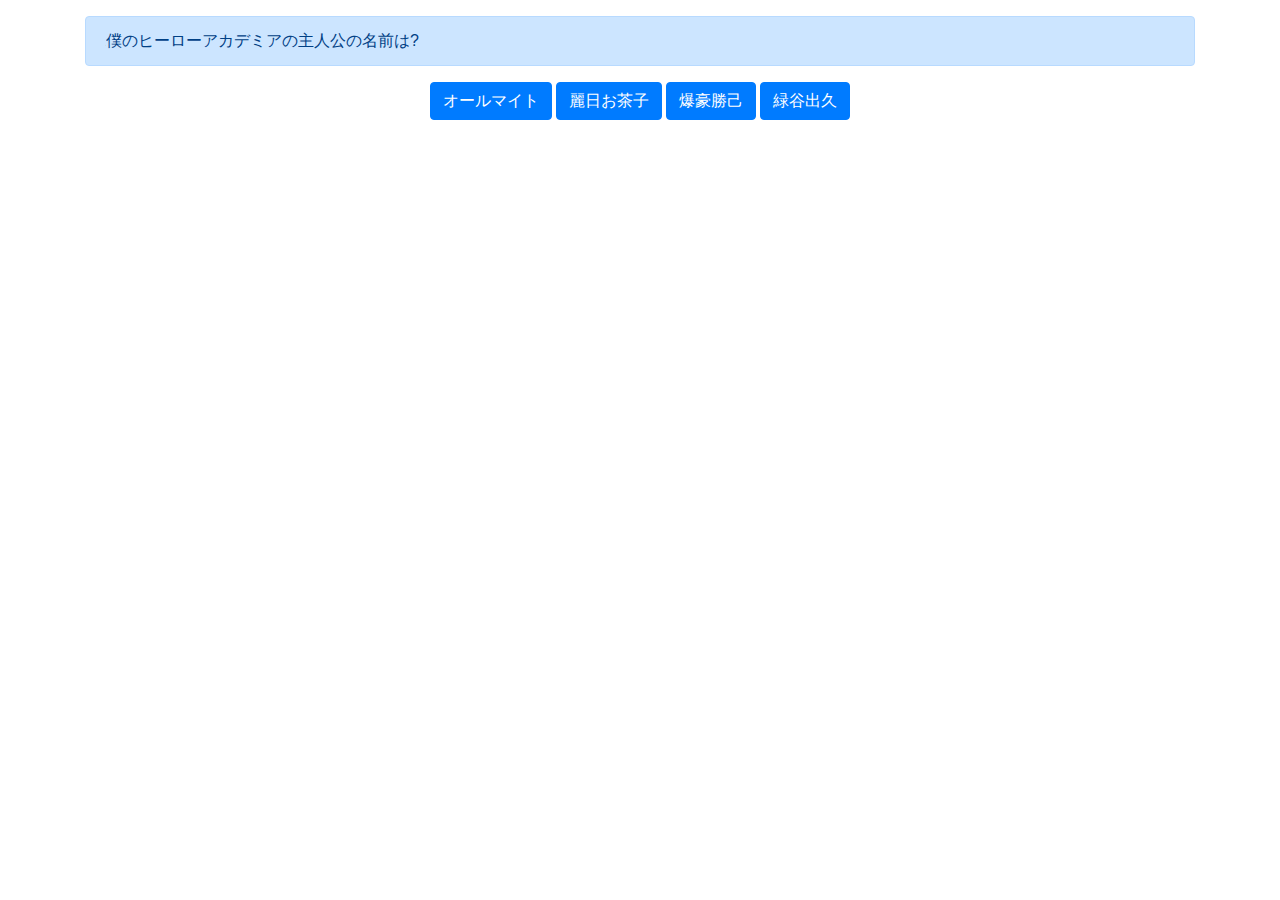
<file: Desktop/js_boot/index.html>
<!doctype html>
<html class="no-js" lang="">

<head>
  <meta charset="utf-8">
  <title></title>
  <meta name="description" content="">
  <meta name="viewport" content="width=device-width, initial-scale=1">

  <meta property="og:title" content="">
  <meta property="og:type" content="">
  <meta property="og:url" content="">
  <meta property="og:image" content="">

  <link rel="manifest" href="site.webmanifest">
  <link rel="apple-touch-icon" href="icon.png">
  <!-- Place favicon.ico in the root directory -->

  <link rel="stylesheet" href="https://stackpath.bootstrapcdn.com/bootstrap/4.4.1/css/bootstrap.min.css" integrity="sha384-Vkoo8x4CGsO3+Hhxv8T/Q5PaXtkKtu6ug5TOeNV6gBiFeWPGFN9MuhOf23Q9Ifjh" crossorigin="anonymous">

  <meta name="theme-color" content="#fafafa">
</head>

<body>

  <div class="container">

      <div id="js-question" class="mt-3 alert alert-primary" role="alert">
      A simple primary alert—check it out!
      </div>
      <div class="d-flex justify-content-center">
        <button type="button" class="btn btn-primary">Primary</button>
        <button type="button" class="ml-1 btn btn-primary">Primary</button>
        <button type="button" class="ml-1 btn btn-primary">Primary</button>
        <button type="button" class="ml-1 btn btn-primary">Primary</button>
      </div>
    </div>

    <script src="app.js"></script>

</body>
</html>
</file>
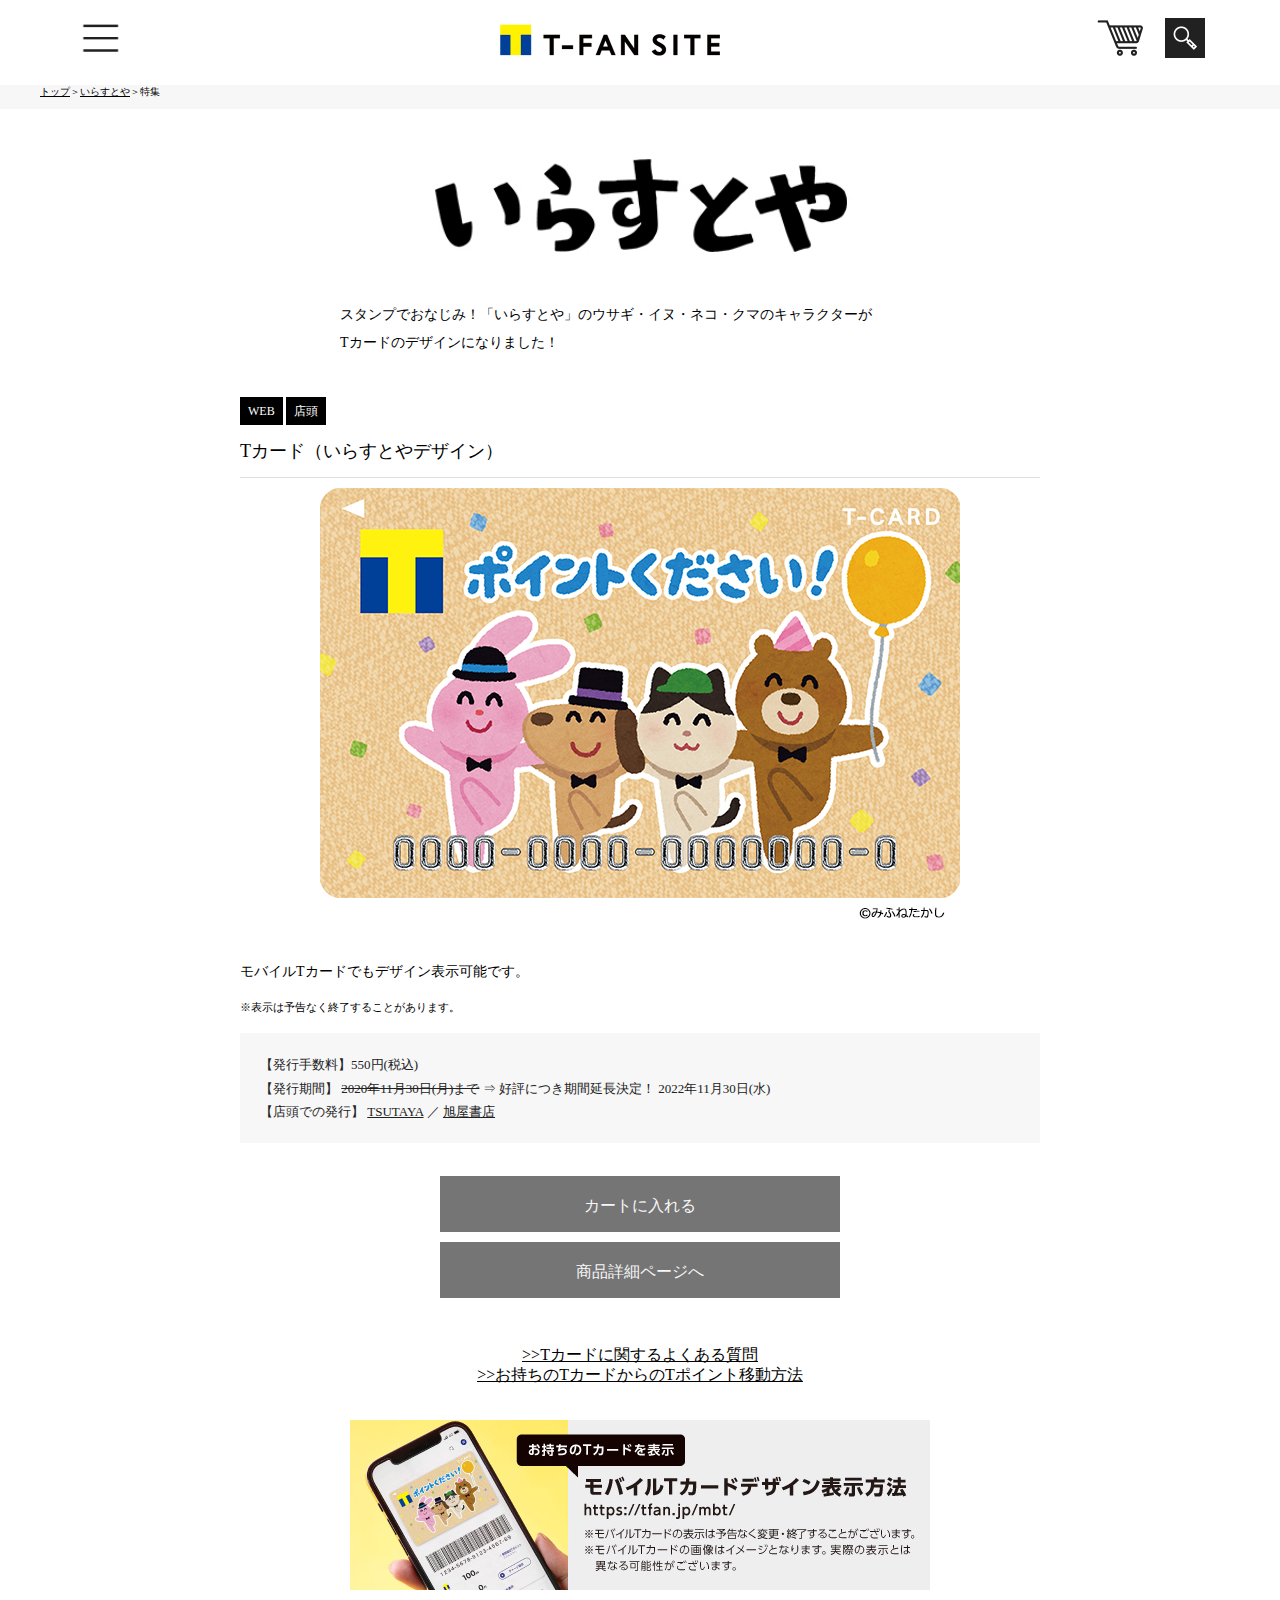
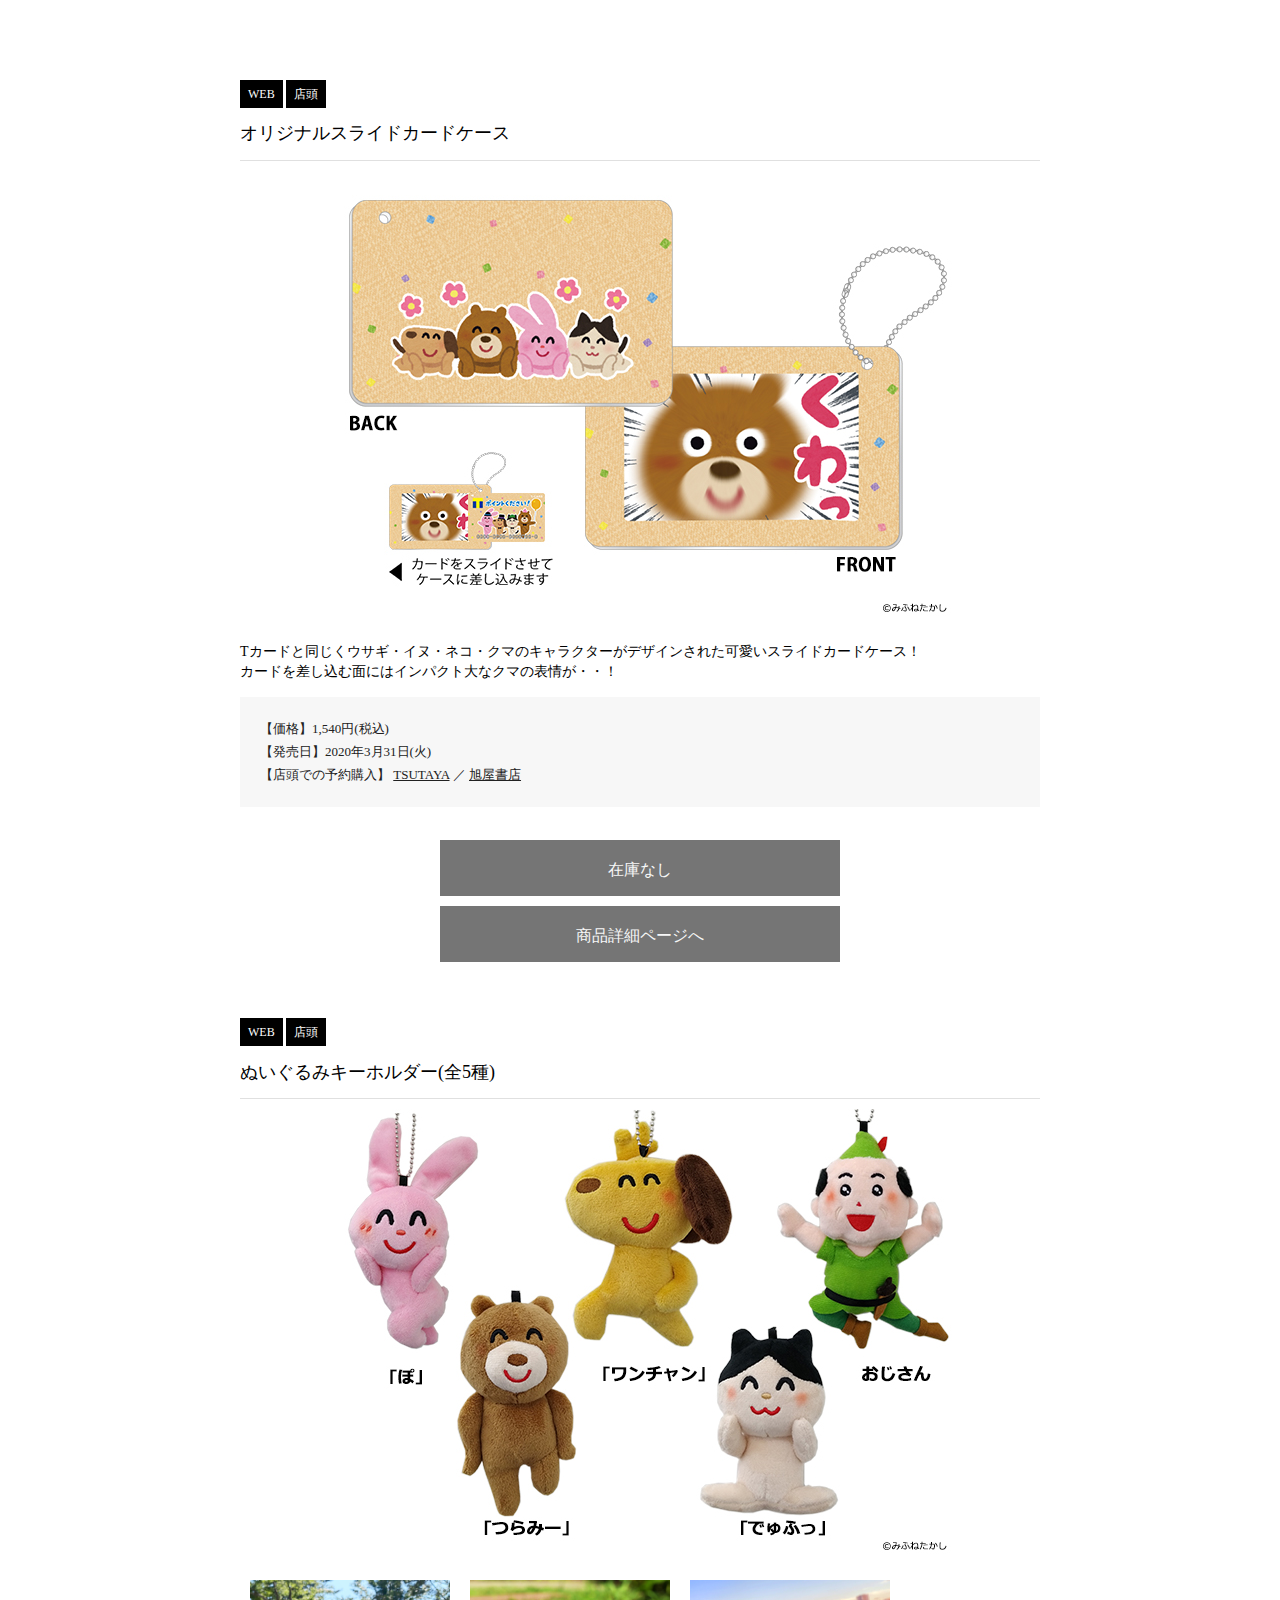
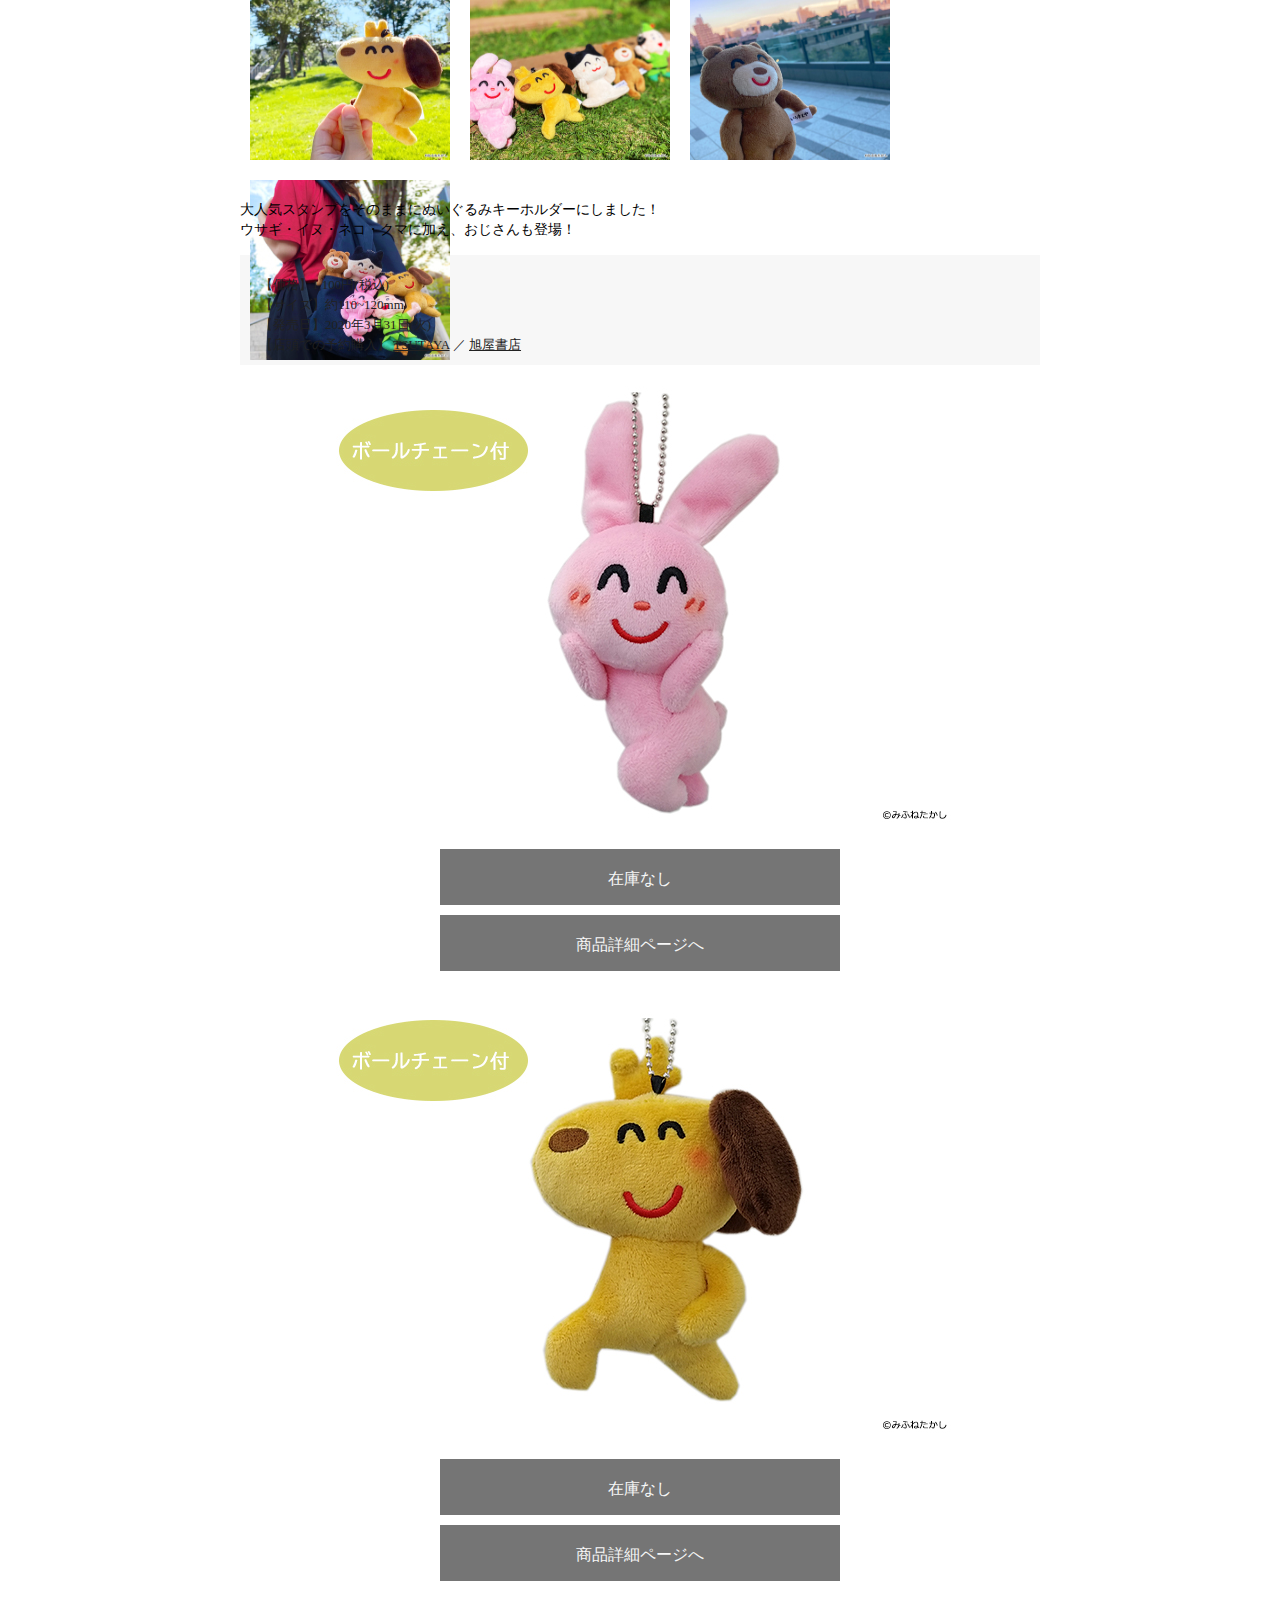
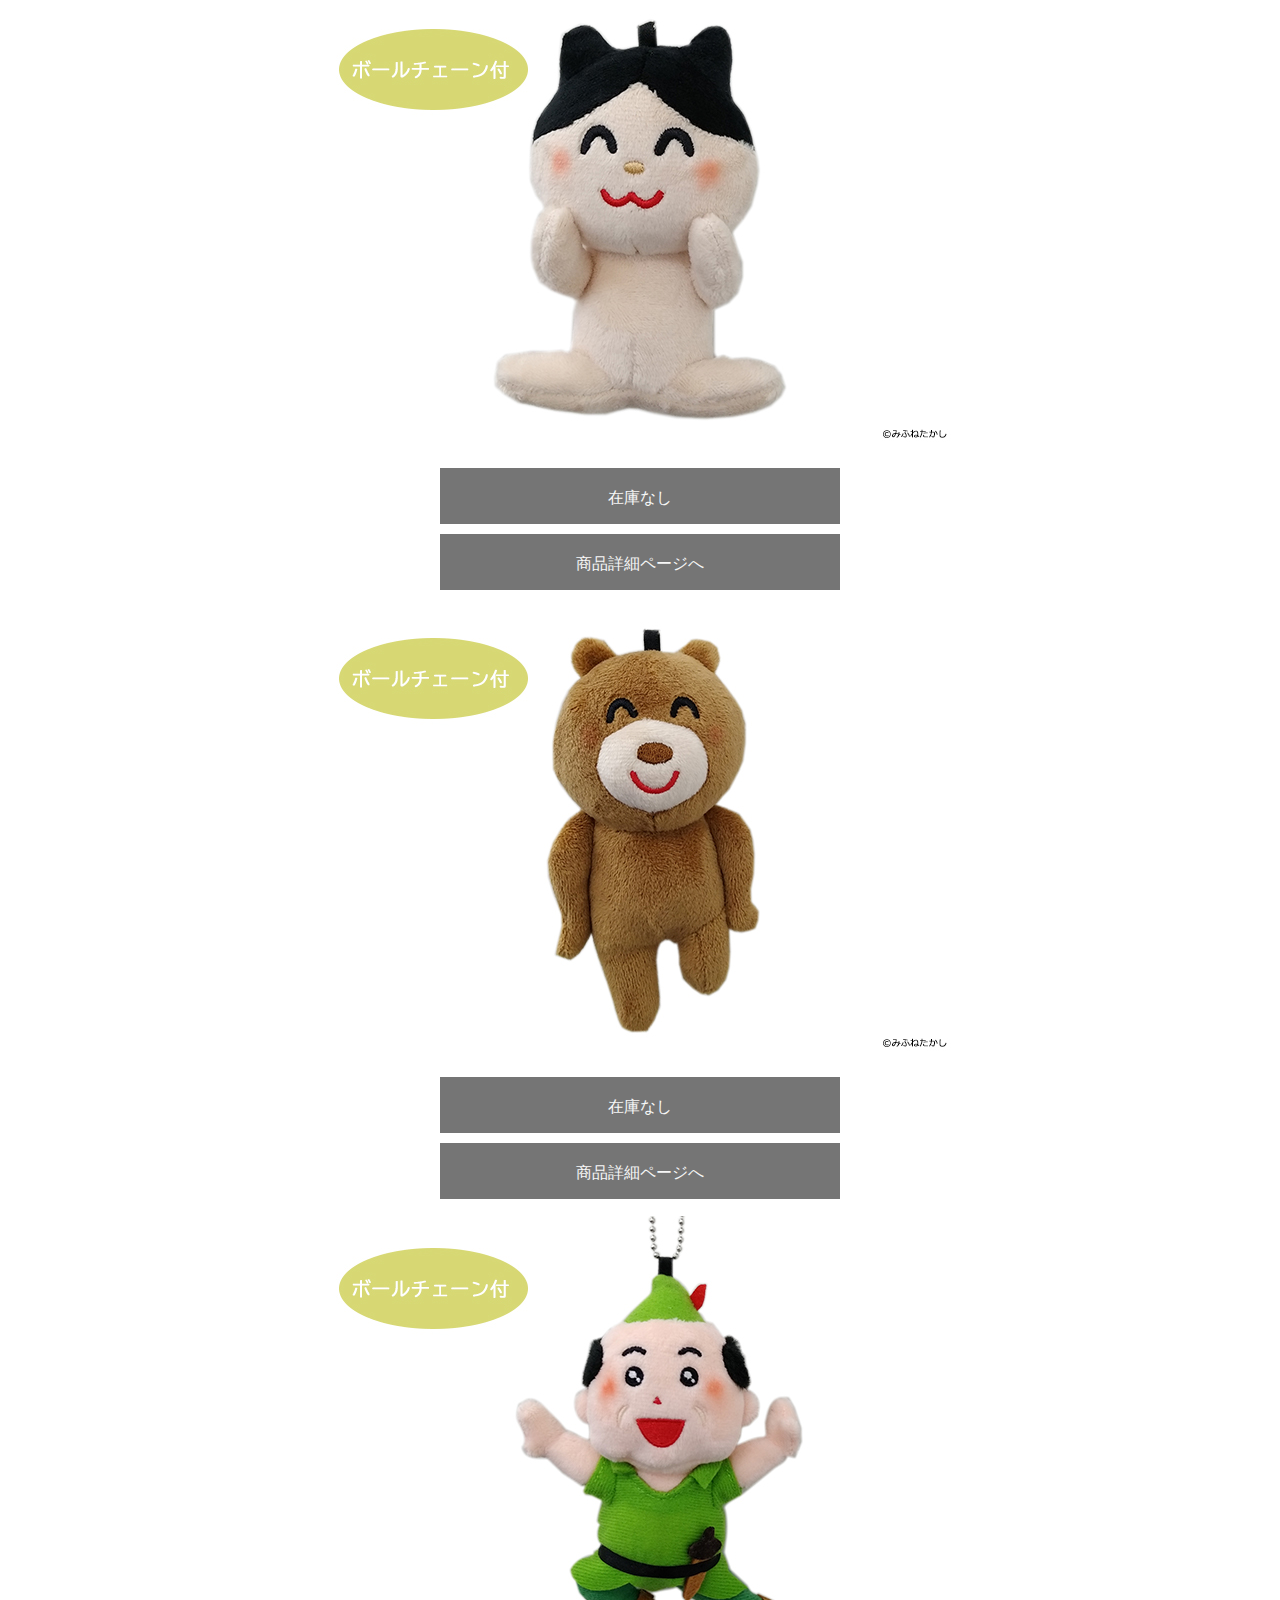
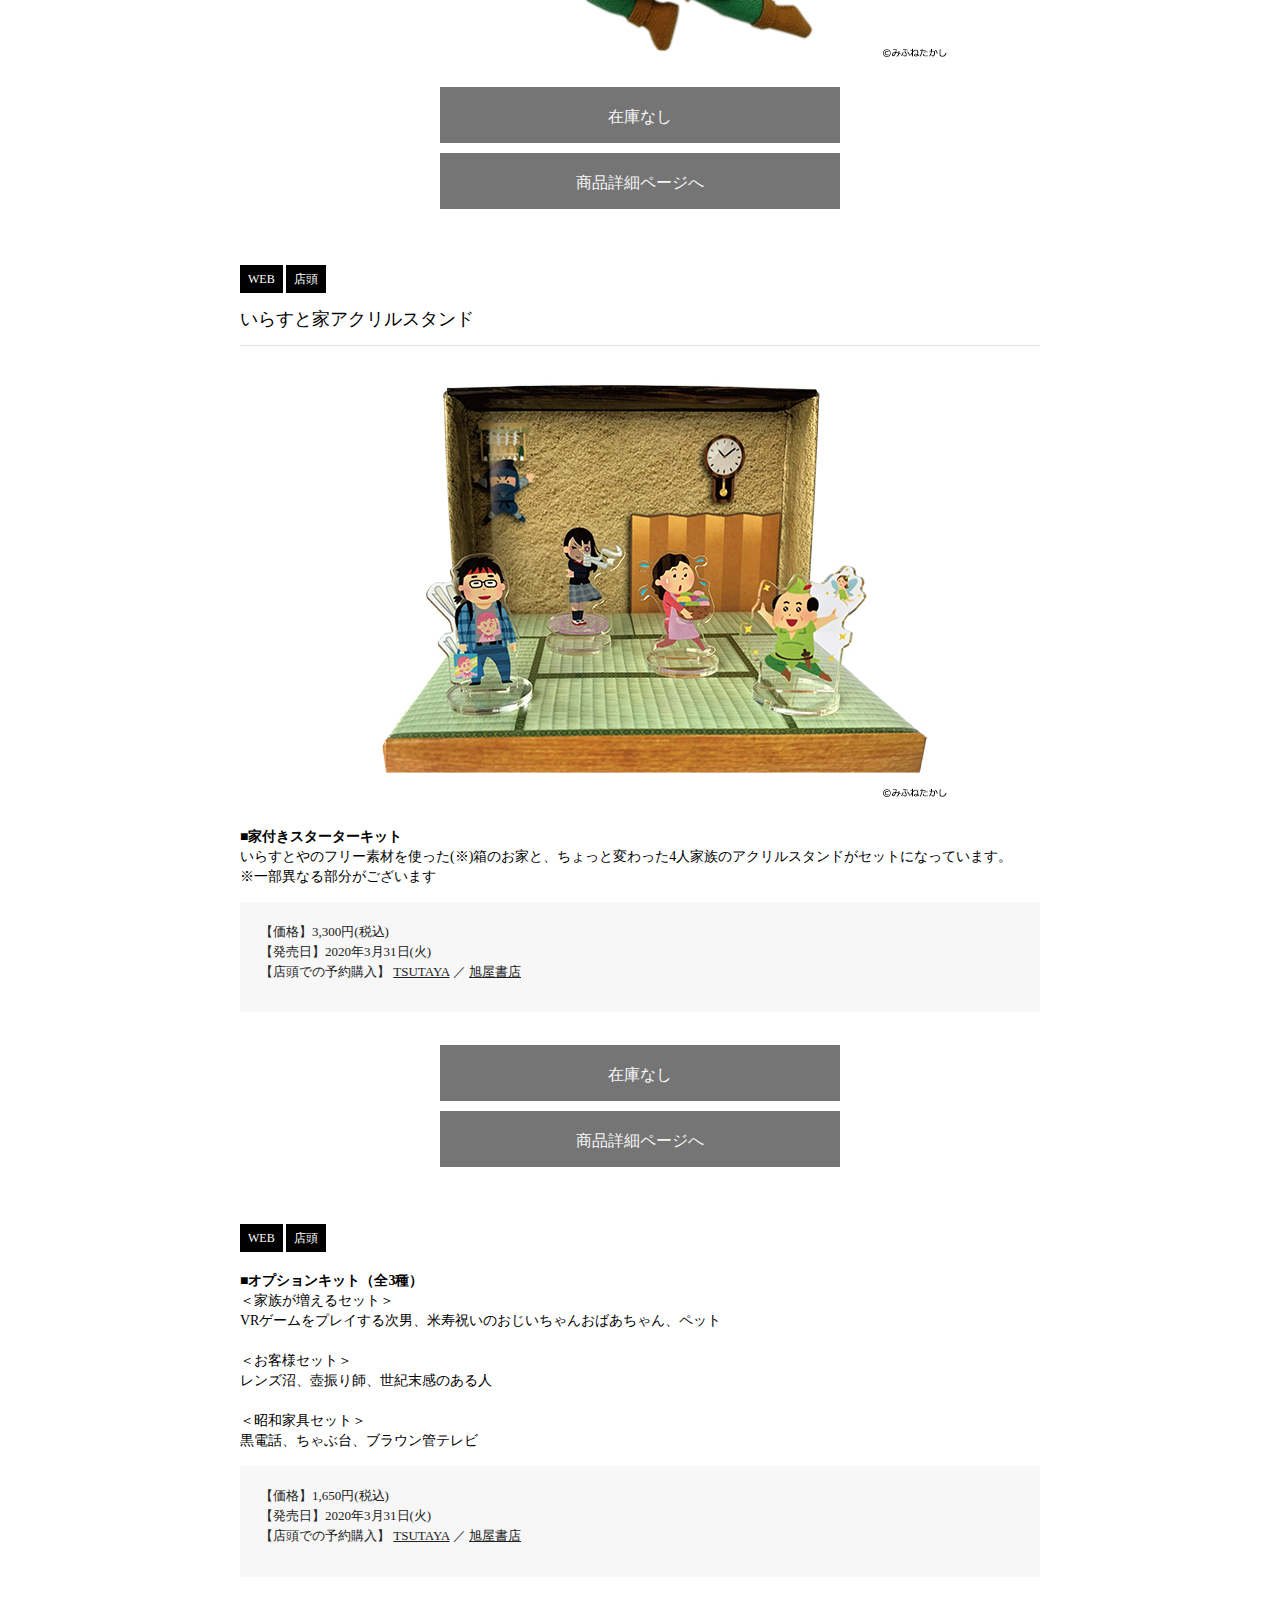
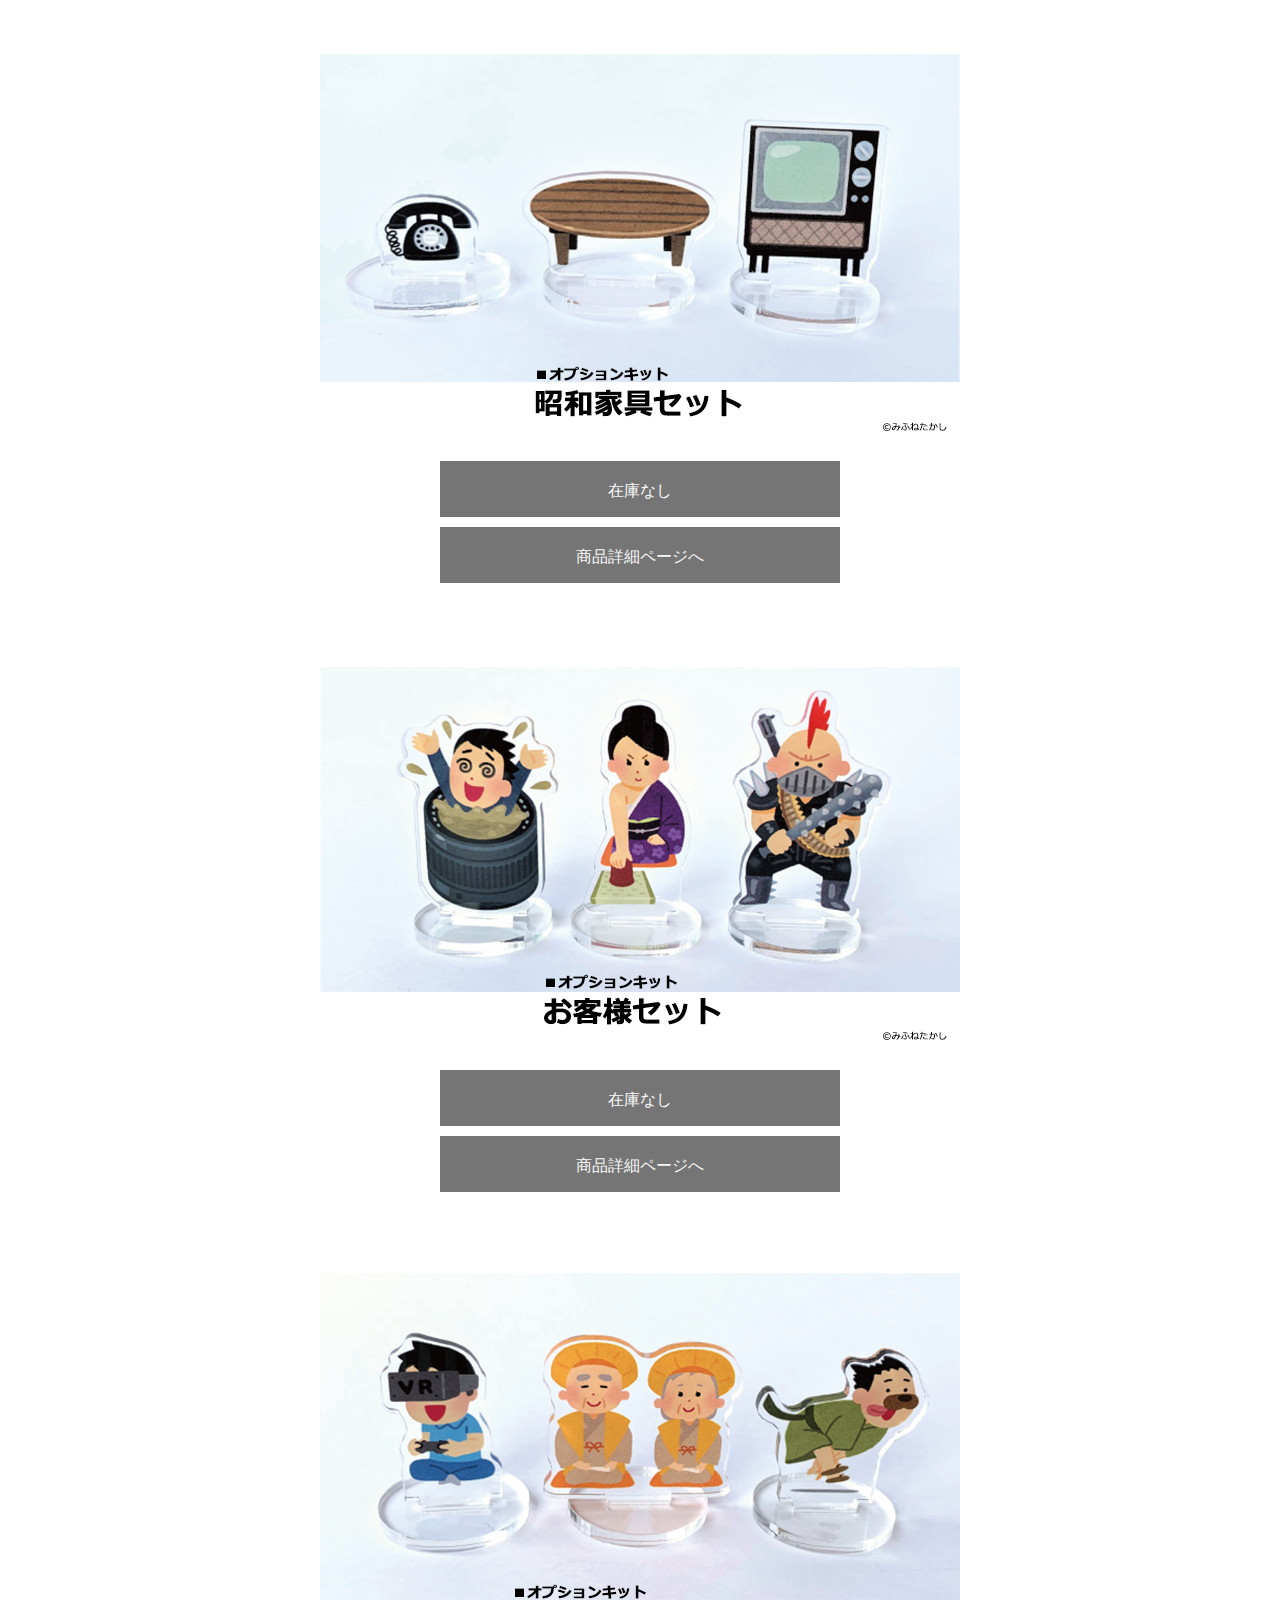
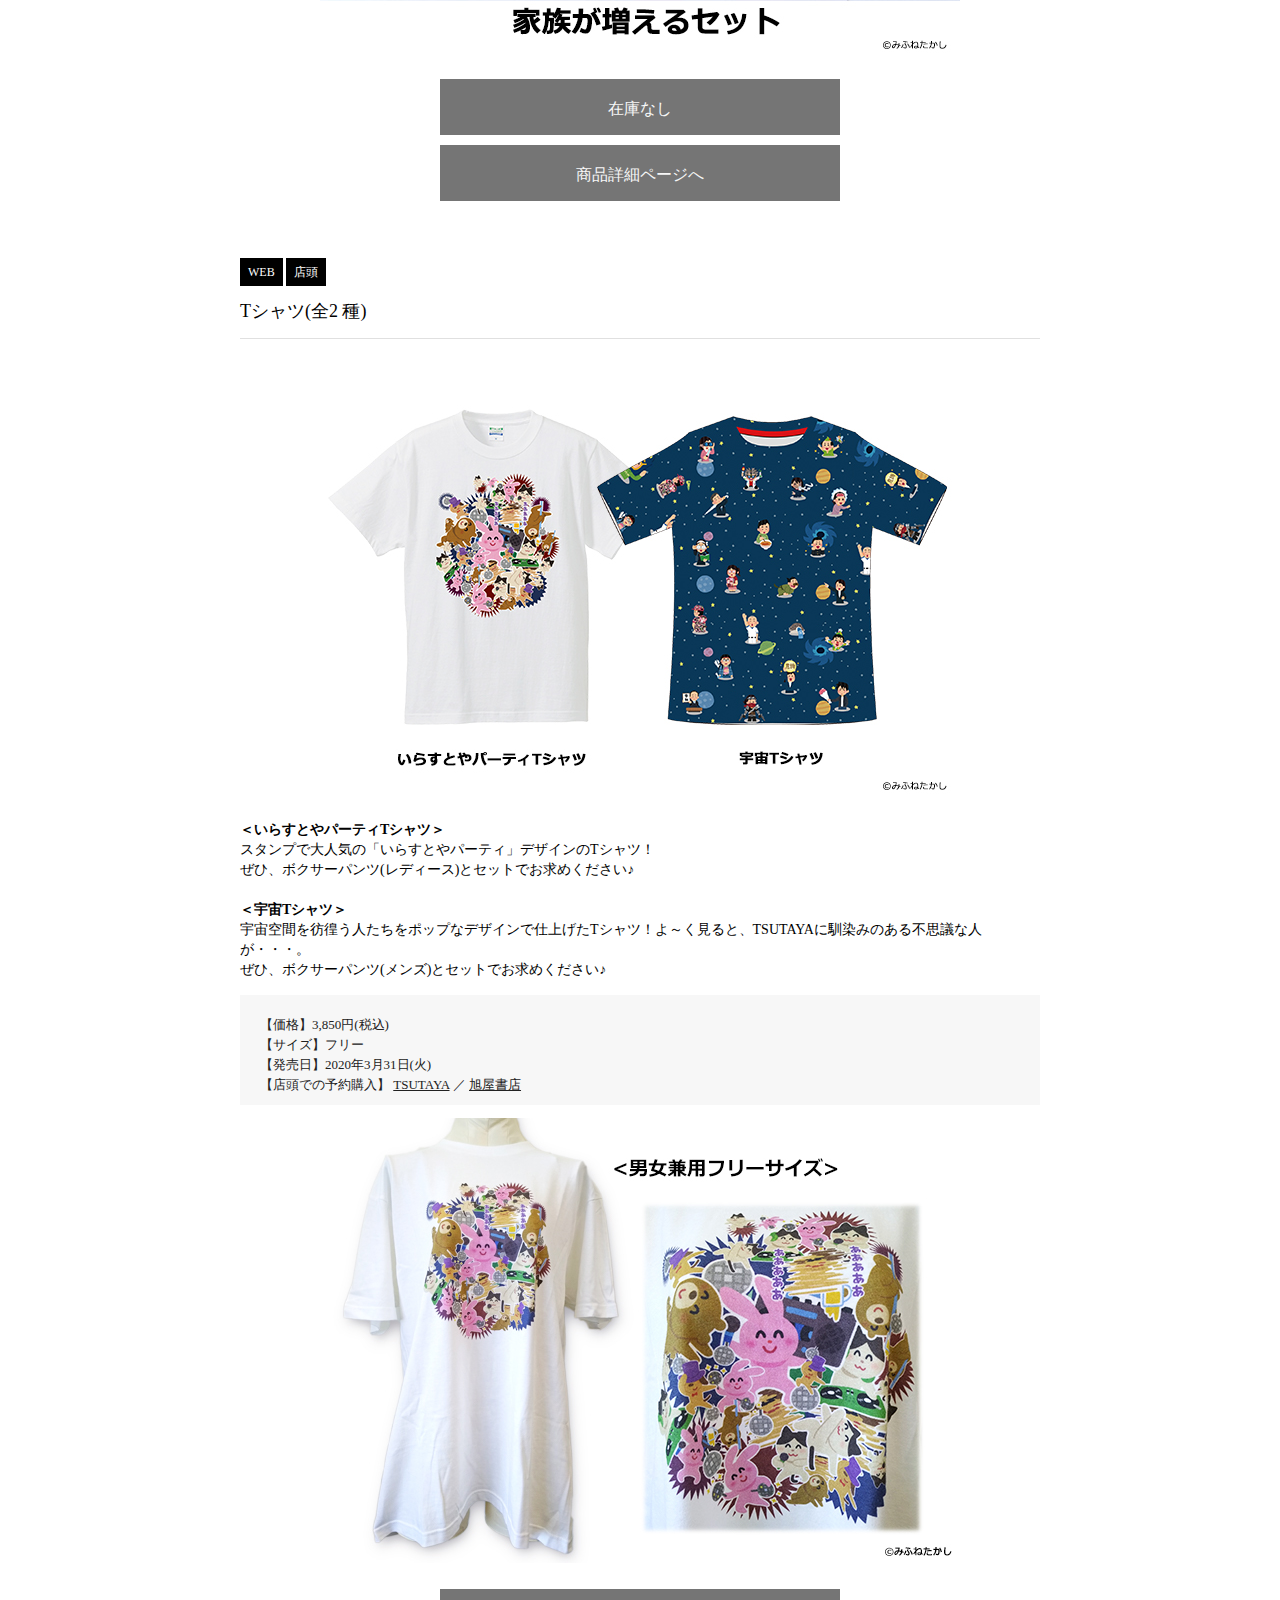
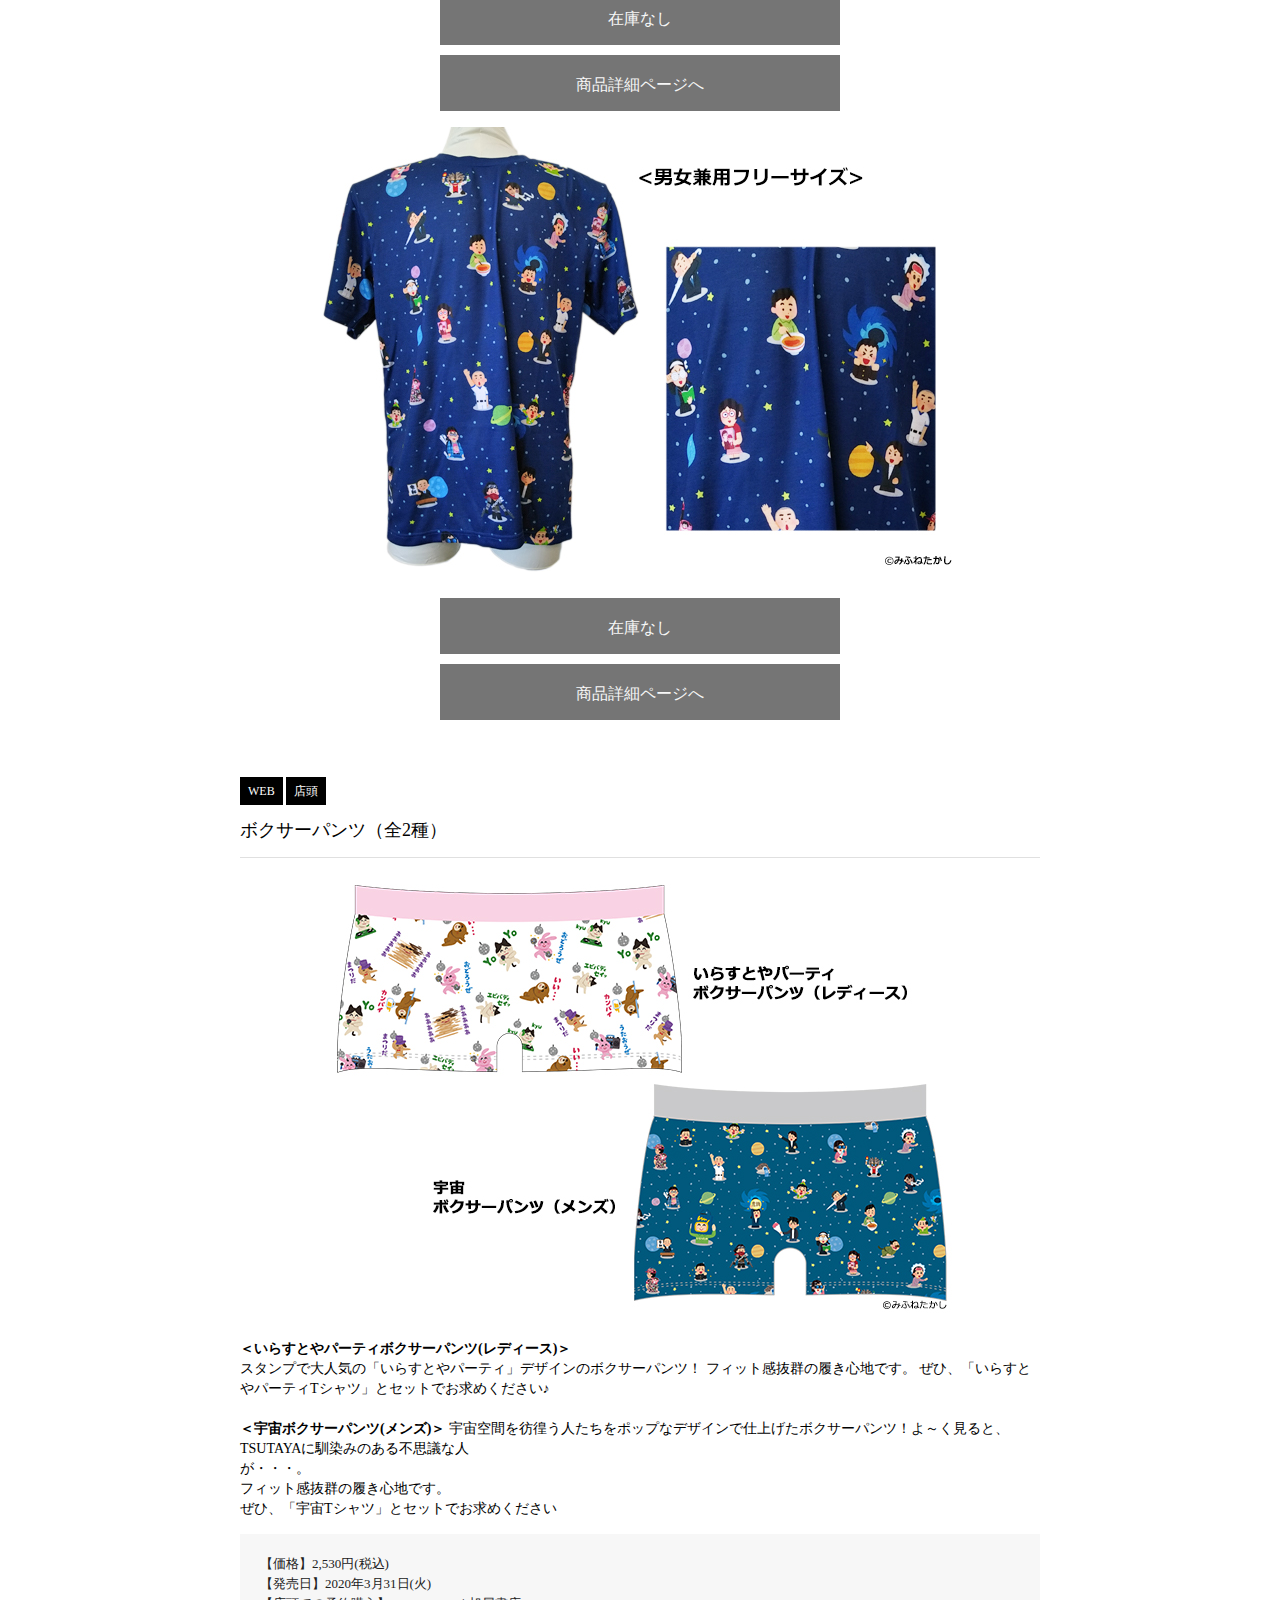
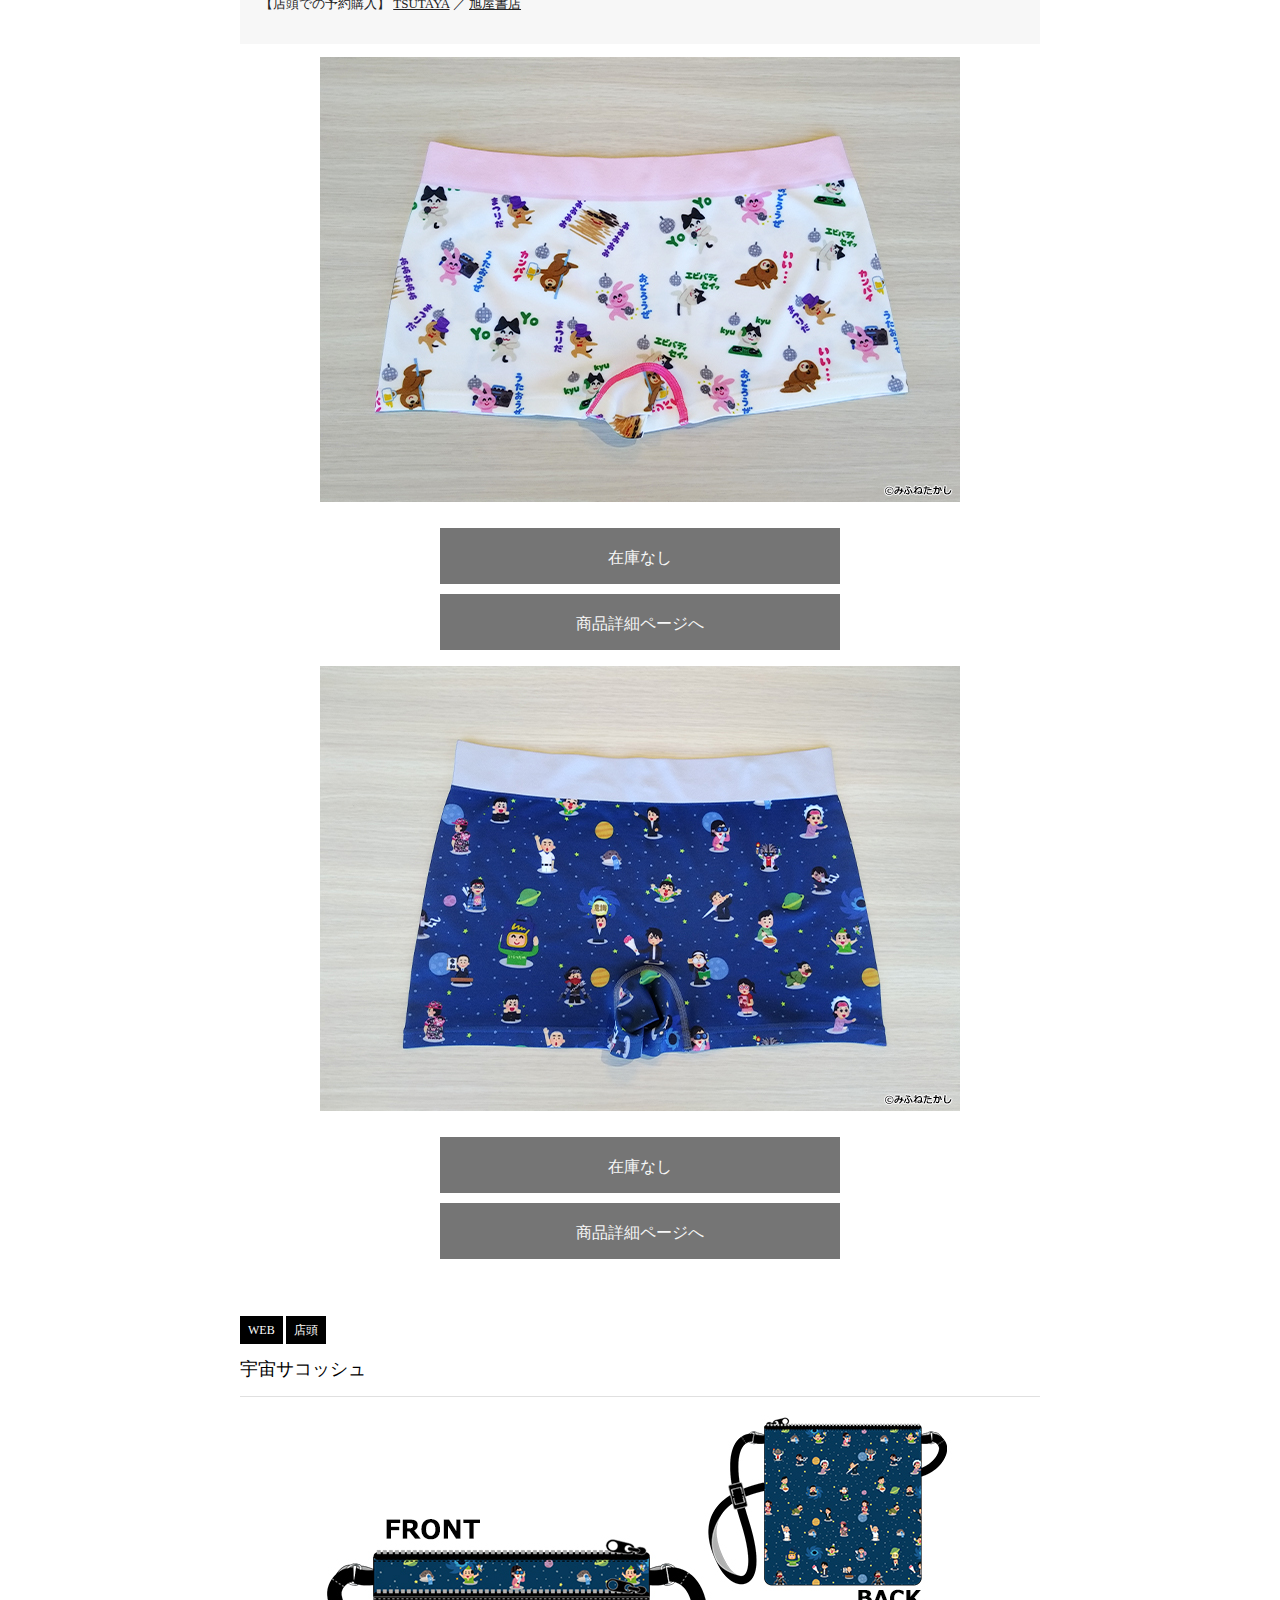
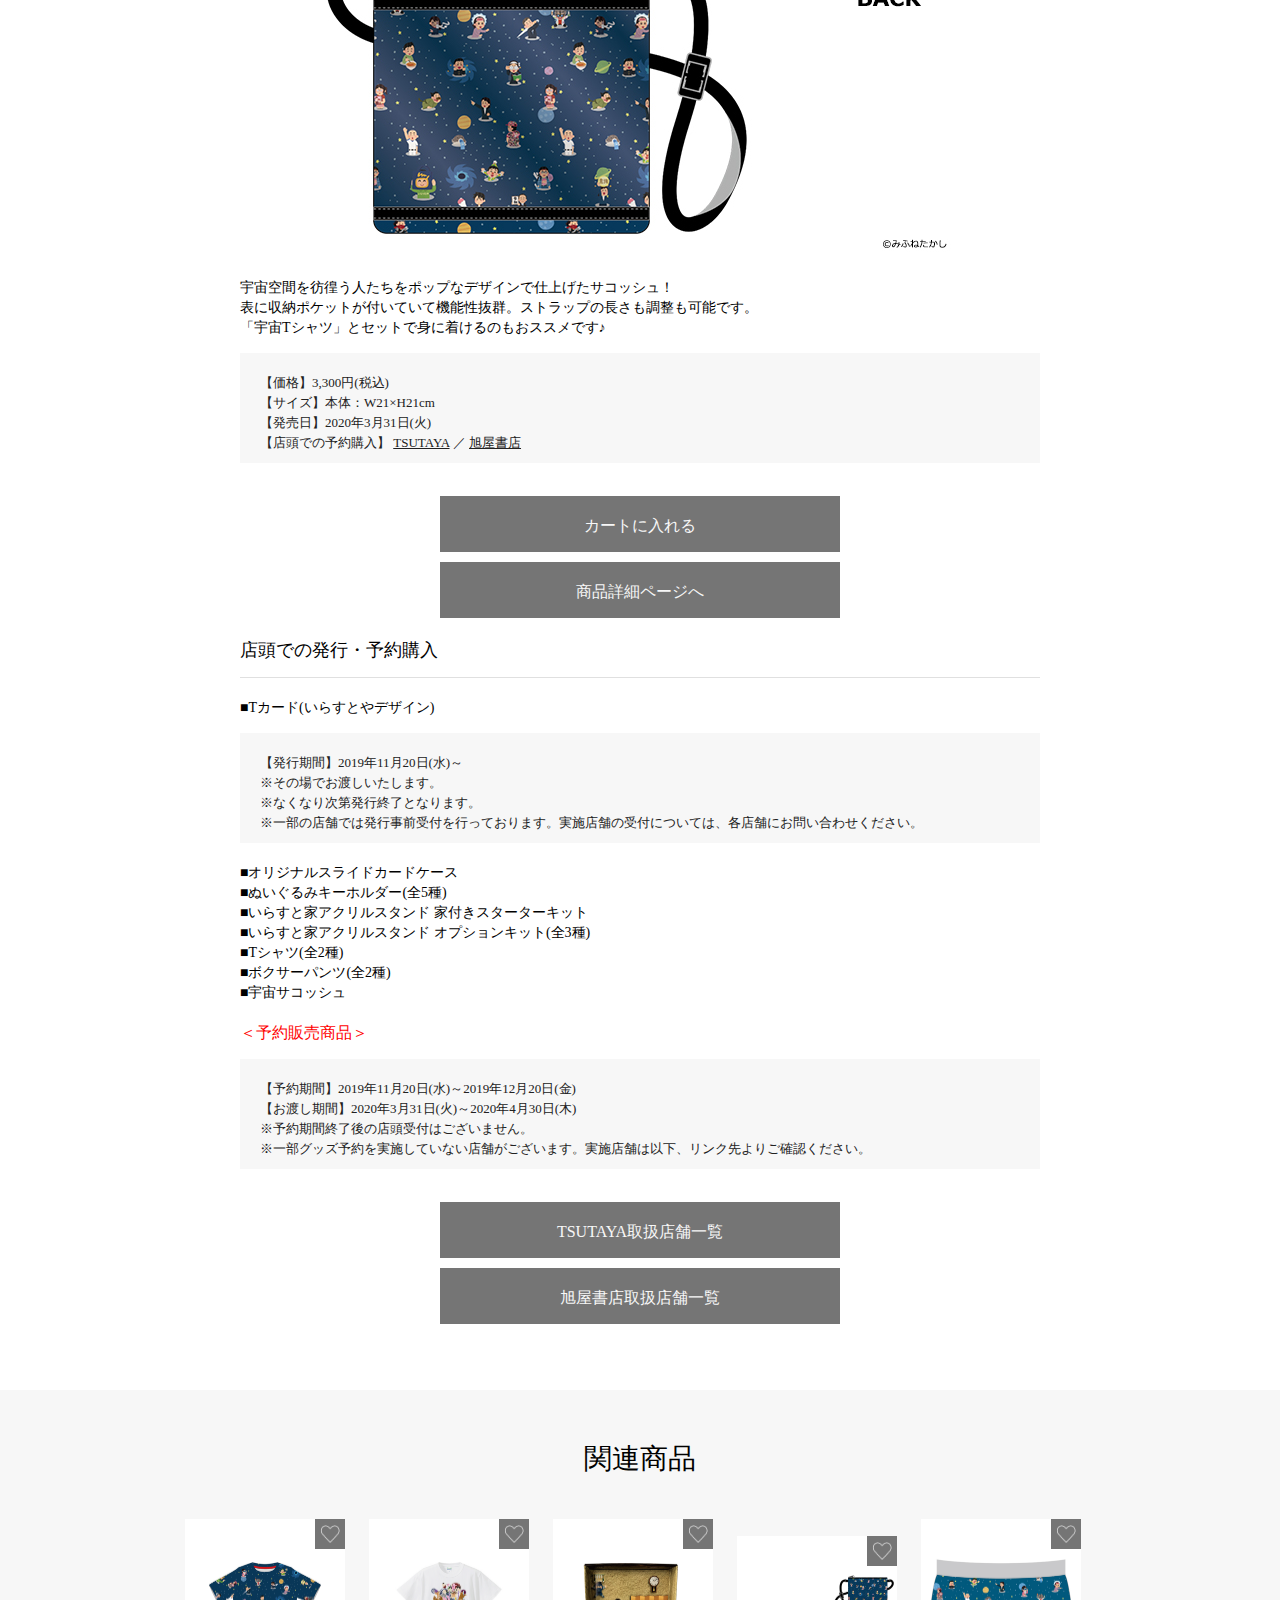
<file: Desktop/site/index.html>
<!DOCTYPE html>
<html lang="ja">

<head>
    <meta charset="UTF-8">
    <meta http-equiv="X-UA-Compatible" content="IE=edge">
    <meta name="viewport" content="width=device-width, initial-scale=1.0">
    <link rel="stylesheet" href="style.css">
    <title>Tファンサイト/いらすとや</title>
</head>
<style>
    body {
        max-width: 1280px;
        margin: 0 auto;
        padding: 0;
    }
    div {
        
       
        display: inline-block;
    }
</style>

<body>
    <div class="header">
        <div class="header_contents">
            <div class="menu_icon">
                <img src="pic/icon_menu.png" class="menu_icon1">
            </div>

            <div class="logo">
                <img src="pic/logo_tfansite.png" class="logo1">
            </div>

                <div class="icon">
                    <div class="cart_icon">
                        <img src="pic/icon_cart.png" class="cart_icon1">
                    </div>

                    <div class="search_icon">
                        <img src="pic/icon_sarch.png" class="search_icon1">
                    </div>
                </div>
            </div>
        </div>

        <div class="contents_menu">
            <ul class="menu_contents">
                <li>
                    <u>トップ</u>＞<u>いらすとや</u>＞特集
                </li>
            </ul>
        </div>
        <div class="main">
            <div class="main2">
                <div class="main3">
                    <img class="top_pic" src="pic/logo.png" alt="いらすとや">
                        <p class="top_text">
                            スタンプでおなじみ！「いらすとや」のウサギ・イヌ・ネコ・クマのキャラクターが<br>Tカードのデザインになりました！
                        </p>
                    <ul class="top_tag">
                        <li>WEB</li>
                        <li>店頭</li>
                    </ul>
                    <p class="top_title">Tカード（いらすとやデザイン）
                    </p>
                    <div class="item_list">
                        <div class="item">
                            <img class="item_pic" src="pic/01-01.jpeg" alt="Tカード">
                        </div>
                    </div>
                    <p class="text1">
                        モバイルTカードでもデザイン表示可能です。
                    </p>
                    <p class="text1_small">
                        ※表示は予告なく終了することがあります。
                    </p>
                    <p class="text_2">
                        【発行手数料】550円(税込)<br> 【発行期間】
                        <s>2020年11月30日(月)まで</s> ⇒ 好評につき期間延長決定！ 2022年11月30日(水)<br> 【店頭での発行】
                        <u>TSUTAYA</u> ／ <u>旭屋書店</u>
                    </p>
                    <div class="button">
                        <div class="a">カートに入れる
                        </div>
                        <div class="b">商品詳細ページへ
                        </div>
                    </div>
                    <div class="info1">
                        <a href="https://tfansite.jp/guide/faq#tcard" class="info">>>Tカードに関するよくある質問
                        </a><br>
                        <a href="http://tsite.jp/r/ptido/index.html?utm_source=ptido&utm_medium=shorturl&utm_campaign=0018851&_ga=2.27140158.2082601576.1648048051-319593046.1646282533" class="info">>>お持ちのTカードからのTポイント移動方法
                        </a>
                    </div>
                        <div class="item_list2">
                            <div class="item_2">
                                <a href="https://tfansite.jp/products/list?category_id=155&orderby=0">
                                    <img src="pic/mbt_bnr_irasutoya.jpeg">
                                </a>
                            </div>
                        </div>
                        <ul class="top_tag">
                            <li>WEB</li>
                            <li>店頭</li>
                        </ul>
                        <p class="top_title">
                            オリジナルスライドカードケース
                        </p>
                        <div class="item_list">
                            <div class="item">
                                <img class="item_pic" src="pic/02-01.jpeg" alt="カードケース">
                            </div>
                        </div>
                        <p class="text3">
                            Tカードと同じくウサギ・イヌ・ネコ・クマのキャラクターがデザインされた可愛いスライドカードケース！<br> カードを差し込む面にはインパクト大なクマの表情が・・！
                        </p>
                        <p class="text_2">【価格】1,540円(税込)<br> 【発売日】2020年3月31日(火)
                            <br> 【店頭での予約購入】
                            <u>TSUTAYA</u> ／ <u>旭屋書店</u>
                        </p>
                        <div class="button">
                            <div class="a">在庫なし
                            </div>
                            <div class="b">商品詳細ページへ
                            </div>
                        </div>
                        <ul class="top_tag">
                            <li>WEB</li>
                            <li>店頭</li>
                        </ul>
                        <p class="top_title">ぬいぐるみキーホルダー(全5種)
                        </p>
                        <div class="key_holder">
                            <div class="item">
                                <img class="item_pic" src="pic/2_1.jpeg" alt="キーホルダー">
                            </div>
                        </div>
                        <div class="pics_4">
                            <img alt="キーホルダー" src="pic/800_01.jpeg">
                            <img alt="キーホルダー" src="pic/800_03.jpeg">
                            <img alt="キーホルダー" src="pic/800_04.jpeg">
                            <img alt="キーホルダー" src="pic/800_05.jpeg">
                        </div>
                        <p class="text3">
                            大人気スタンプをそのままにぬいぐるみキーホルダーにしました！<br> ウサギ・イヌ・ネコ・クマに加え、おじさんも登場！
                        </p>
                        <p class="text_4">
                            【価格】1,100円(税込)<br> 【サイズ】約110~120mm
                            <br> 【発売日】2020年3月31日(火)
                            <br> 【店頭での予約購入】
                            <u>TSUTAYA</u> ／ <u>旭屋書店</u>
                        </p>
                        <div class="key_holder2">
                            <div class="item">
                                <img class="item_pic" src="pic/2_2.jpeg" alt="キーホルダー">
                            </div>
                        </div>
                        <div class="button">
                            <div class="a">在庫なし
                            </div>
                            <div class="b">商品詳細ページへ
                            </div>
                        </div>
                        <div class="item">
                            <img class="item_pic" src="pic/2_3.jpeg" alt="キーホルダー">
                        </div>
                        <div class="button">
                            <div class="a">在庫なし
                            </div>
                            <div class="b">商品詳細ページへ
                            </div>
                        </div>
                        <div class="item">
                            <img class="item_pic" src="pic/2_4.jpeg" alt="キーホルダー">
                        </div>
                        <div class="button">
                            <div class="a">在庫なし
                            </div>
                            <div class="b">商品詳細ページへ
                            </div>
                        </div>
                        <div class="item">
                            <img class="item_pic" src="pic/2_5.jpeg" alt="キーホルダー">
                        </div>
                        <div class="button">
                            <div class="a">在庫なし
                            </div>
                            <div class="b">商品詳細ページへ
                            </div>
                        </div>
                        <div class="item">
                            <img class="item_pic" src="pic/2_6.jpeg" alt="キーホルダー">
                        </div>
                        <div class="button">
                            <div class="a">在庫なし
                            </div>
                            <div class="b">商品詳細ページへ
                            </div>
                        </div>
                        <ul class="top_tag">
                            <li>WEB</li>
                            <li>店頭</li>
                        </ul>
                        <p class="top_title">いらすと家アクリルスタンド
                        </p>
                        <div class="key_holder">
                        <div class="item">
                            <img class="item_pic" src="pic/04-01.jpeg" alt="アクリルスタンド">
                        </div>
                        </div>
                        <p class="text3">
                            <b>
                                ■家付きスターターキット
                            </b><br> いらすとやのフリー素材を使った(※)箱のお家と、ちょっと変わった4人家族のアクリルスタンドがセットになっています。
                            <br> ※一部異なる部分がございます
                        </p>
                        <p class="text_4">【価格】3,300円(税込)<br> 【発売日】2020年3月31日(火)
                            <br> 【店頭での予約購入】
                            <u>TSUTAYA</u> ／ <u>旭屋書店</u>
                        </p>
                        <div class="button">
                            <div class="a">在庫なし
                            </div>
                            <div class="b">商品詳細ページへ
                            </div>
                        </div>
                        <ul class="top_tag">
                            <li>WEB</li>
                            <li>店頭</li>
                        </ul>
                        <p class="text5">
                            <b>
                                ■オプションキット（全3種）
                            </b><br> ＜家族が増えるセット＞
                            <br> VRゲームをプレイする次男、米寿祝いのおじいちゃんおばあちゃん、ペット
                            <br>
                            <br> ＜お客様セット＞
                            <br> レンズ沼、壺振り師、世紀末感のある人
                            <br>
                            <br> ＜昭和家具セット＞
                            <br> 黒電話、ちゃぶ台、ブラウン管テレビ
                        </p>
                        <p class="text_4">
                            【価格】1,650円(税込)<br> 【発売日】2020年3月31日(火)
                            <br> 【店頭での予約購入】
                            <u>TSUTAYA</u> ／ <u>旭屋書店</u>
                        </p>
                        <div class="item">
                            <img class="item_pic" src="pic/3_1.jpeg" alt="kit">
                        </div>
                        <div class="button">
                            <div class="a">在庫なし
                            </div>
                            <div class="b">商品詳細ページへ
                            </div>
                        </div>
                        <div class="item">
                            <img class="item_pic" src="pic/3_2.jpeg" alt="kit">
                        </div>
                        <div class="button">
                            <div class="a">在庫なし
                            </div>
                            <div class="b">商品詳細ページへ
                            </div>
                        </div>
                        <div class="item">
                            <img class="item_pic" src="pic/3_3.jpeg" alt="kit">
                        </div>
                        <div class="button">
                            <div class="a">在庫なし
                            </div>
                            <div class="b">商品詳細ページへ
                            </div>
                        </div>
                        <ul class="top_tag">
                            <li>WEB</li>
                            <li>店頭</li>
                        </ul>
                        <p class="top_title">Tシャツ(全2 種)
                        </p>
                        <div class="key_holder">
                            <div class="item">
                                <img class="item_pic" src="pic/07-01.jpeg" alt="Tシャツ">
                            </div>
                        </div>
                        <p class="text3">
                            <b>
                                ＜いらすとやパーティTシャツ＞
                            </b><br> スタンプで大人気の「いらすとやパーティ」デザインのTシャツ！
                            <br> ぜひ、ボクサーパンツ(レディース)とセットでお求めください♪
                            <br>
                            <br>
                            <b>＜宇宙Tシャツ＞</b><br> 宇宙空間を彷徨う人たちをポップなデザインで仕上げたTシャツ！よ～く見ると、TSUTAYAに馴染みのある不思議な人
                            <br> が・・・。
                            <br> ぜひ、ボクサーパンツ(メンズ)とセットでお求めください♪
                        </p>
                        <p class="text_4">
                            【価格】3,850円(税込)<br> 【サイズ】フリー
                            <br> 【発売日】2020年3月31日(火)
                            <br> 【店頭での予約購入】
                            <u>TSUTAYA</u> ／ <u>旭屋書店</u>
                        </p>
                        <div class="item">
                            <img class="item_pic" src="pic/4_1.jpeg" alt="kit">
                        </div>
                        <div class="button">
                            <div class="a">在庫なし
                            </div>
                            <div class="b">商品詳細ページへ
                            </div>
                        </div>
                        <div class="item">
                            <img class="item_pic" src="pic/4_2.jpeg" alt="kit">
                        </div>
                        <div class="button">
                            <div class="a">在庫なし
                            </div>
                            <div class="b">商品詳細ページへ
                            </div>
                        </div>
                            <ul class="top_tag">
                                <li>WEB</li>
                                <li>店頭</li>
                            </ul>
                            <p class="top_title">ボクサーパンツ（全2種）
                            </p>
                            <div class="key_holder">
                                <div class="item">
                                    <img class="item_pic" src="pic/08-01.jpeg" alt="item">
                                </div>
                            </div>
                            <p class="text3">
                                <b>
                                    ＜いらすとやパーティボクサーパンツ(レディース)＞
                                </b><br> スタンプで大人気の「いらすとやパーティ」デザインのボクサーパンツ！ フィット感抜群の履き心地です。 ぜひ、「いらすと<br> やパーティTシャツ」とセットでお求めください♪
                                <br>
                                <br>
                                <b>
                                    ＜宇宙ボクサーパンツ(メンズ)＞
                                </b> 宇宙空間を彷徨う人たちをポップなデザインで仕上げたボクサーパンツ！よ～く見ると、TSUTAYAに馴染みのある不思議な人
                                <br>が・・・。<br> フィット感抜群の履き心地です。
                                <br> ぜひ、「宇宙Tシャツ」とセットでお求めください
                                <br>
                            </p>
                            <p class="text_4">【価格】2,530円(税込)<br> 【発売日】2020年3月31日(火)
                                <br> 【店頭での予約購入】
                                <u>TSUTAYA</u> ／ <u>旭屋書店</u>
                            </p>
                            <div class="item">
                                <img class="item_pic" src="pic/5_1.jpeg" alt="kit">
                            </div>
                            <div class="button">
                                <div class="a">在庫なし
                                </div>
                                <div class="b">商品詳細ページへ
                                </div>
                            </div>
                            <div class="item">
                                <img class="item_pic" src="pic/5_2.jpeg" alt="kit">
                            </div>
                            <div class="button">
                                <div class="a">在庫なし
                                </div>
                                <div class="b">商品詳細ページへ
                                </div>
                            </div>
                            <ul class="top_tag">
                                <li>WEB</li>
                                <li>店頭</li>
                            </ul>
                            <p class="top_title">宇宙サコッシュ
                            </p>
                            <div class="key_holder">
                                <div class="item">
                                    <img class="item_pic" src="pic/09-01.jpeg" alt="item">
                                </div>
                            </div>
                            <p class="text3">
                                宇宙空間を彷徨う人たちをポップなデザインで仕上げたサコッシュ！
                                <br> 表に収納ポケットが付いていて機能性抜群。ストラップの長さも調整も可能です。
                                <br> 「宇宙Tシャツ」とセットで身に着けるのもおススメです♪
                                <br>
                            </p>
                            <p class="text_4">【価格】3,300円(税込)<br> 【サイズ】本体：W21×H21cm
                                <br> 【発売日】2020年3月31日(火)
                                <br> 【店頭での予約購入】
                                <u>TSUTAYA</u> ／ <u>旭屋書店</u>
                            </p>
                            <div class="button">
                                <div class="a">カートに入れる
                                </div>
                                <div class="b">商品詳細ページへ
                                </div>
                            </div>
                            <p class="top_title">店頭での発行・予約購入
                            </p>
                            <p class="text3">
                                ■Tカード(いらすとやデザイン)
                            </p>
                            <p class="text_4">
                                【発行期間】2019年11月20日(水)～<br> ※その場でお渡しいたします。
                                <br> ※なくなり次第発行終了となります。
                                <br> ※一部の店舗では発行事前受付を行っております。実施店舗の受付については、各店舗にお問い合わせください。
                                <br>
                            </p>
                            <p class="text3">
                                ■オリジナルスライドカードケース<br> ■ぬいぐるみキーホルダー(全5種)
                                <br> ■いらすと家アクリルスタンド 家付きスターターキット<br> ■いらすと家アクリルスタンド オプションキット(全3種)<br> ■Tシャツ(全2種)
                                <br> ■ボクサーパンツ(全2種)
                                <br> ■宇宙サコッシュ
                            </p>
                            <p class="text6">
                                ＜予約販売商品＞
                            <p class="text_4">
                                【予約期間】2019年11月20日(水)～2019年12月20日(金)<br> 【お渡し期間】2020年3月31日(火)～2020年4月30日(木)
                                <br> ※予約期間終了後の店頭受付はございません。
                                <br> ※一部グッズ予約を実施していない店舗がございます。実施店舗は以下、リンク先よりご確認ください。
                            </p>
                            <div class="button">
                                <div class="a">TSUTAYA取扱店舗一覧
                                </div>
                                <div class="b">旭屋書店取扱店舗一覧
                                </div>
                            </div>
                        </div>
                    </div>
                    </div>
                        <div class="footer">
                            <div class="footer2">
                                <div class="footer3">
                                    <div class="footer4">
                                    <span class="span1">関連商品</span>
                                    </div>

                        <div class="footer_item">
                            <div class="item_box">
                                <div class="box_item">
                                    <img src="pic/T_1.jpeg" class="item_img">
                                    <form id="favorite" method="post" action="https://tfansite.jp/mypage/login">
                                        <button class="top_btn">
                                            <img src="pic/favorite-off.png" width="30px" height="30px" >
                                        </button>
                                    </form>
                                </div>
                                <p class="name">宇宙Tシャツ（フリーサイズ）<br></p>
                                <p class="price">¥3,850（税込）</p>
                                <div class="btn_1">在庫なし</div>
                            </div>
                    

                            <div class="item_box">
                                <div class="box_item">
                                    <img src="pic/T_2.jpeg" class="item_img">
                                    <form id="favorite" method="post" action="https://tfansite.jp/mypage/login">
                                        <button class="top_btn">
                                            <img src="pic/favorite-off.png" width="30px" height="30px" >
                                        </button>
                                    </form>
                                    <p class="name">いらすとやパーティTシャツ（フリーサイズ）<br></p>
                                    <p class="price">¥3,850（税込）</p>
                                    <div class="btn_1">在庫なし</div>
                                </div>
                            </div>

                            <div class="item_box">
                                <div class="box_item">
                                    <img src="pic/3.jpeg" class="item_img">
                                    <form id="favorite" method="post" action="https://tfansite.jp/mypage/login">
                                        <button class="top_btn">
                                            <img src="pic/favorite-off.png" width="30px" height="30px" >
                                        </button>
                                    </form>
                                    <p class="name">いらすと家アクリルスタンド家付きスターターキット<br> </p>
                                    <p class="price">¥3,300（税込）</p>
                                    <div class="btn_1">カートに入れる</div>
                                </div>
                            </div>
                        
                            <div class="item_box">
                                <div class="box_item">
                                    <img src="pic/4.jpeg" class="item_img">
                                    <form id="favorite" method="post" action="https://tfansite.jp/mypage/login">
                                        <button class="top_btn">
                                            <img src="pic/favorite-off.png" width="30px" height="30px" >
                                        </button>
                                    </form>
                                    <p class="name">宇宙サコッシュ<br></p>
                                    <p class="price">¥3,300（税込）</p>
                                    <div class="btn_1">カートに入れる</div>
                                </div>
                            </div>

                            <div class="item_box">
                                <div class="box_item">
                                    <img src="pic/5.jpeg" class="item_img">
                                    <form id="favorite" method="post" action="https://tfansite.jp/mypage/login">
                                        <button class="top_btn">
                                            <img src="pic/favorite-off.png" width="30px" height="30px" >
                                        </button>
                                    </form>
                                    <p class="name">宇宙ボクサーパンツ（メンズ）<br></p>
                                    <p class="price">¥2,530（税込）</p>
                                    <div class="btn_1">在庫なし</div>
                                </div>
                            </div>

                            <div class="item_box">
                                <div class="box_item">
                                    <img src="pic/6.jpeg" class="item_img">
                                        <form id="favorite" method="post" action="https://tfansite.jp/mypage/login">
                                            <button class="top_btn">
                                                <img src="pic/favorite-off.png" width="30px" height="30px" >
                                            </button>
                                        </form>
                                    <p class="name">宇宙ボクサーパンツ（レディース）<br></p>
                                    <p class="price">¥2,530（税込）</p>
                                    <div class="btn_1">在庫なし</div>
                                </div>
                            </div>

                            <div class="item_box">
                                <div class="box_item">
                                    <img src="pic/7.jpeg" class="item_img">
                                        <form id="favorite" method="post" action="https://tfansite.jp/mypage/login">
                                            <button class="top_btn">
                                                <img src="pic/favorite-off.png" width="30px" height="30px" >
                                            </button>
                                        </form>
                                    <p class="name">いらすとや クリアポーチセット（ラメピンク）<br></p>
                                    <p class="price">¥2,420（税込）</p>
                                    <div class="btn_1">カートに入れる</div>
                                </div>
                            </div>

                            <div class="item_box">
                                <div class="box_item">
                                    <img src="pic/8.jpeg" class="item_img">
                                        <form id="favorite" method="post" action="https://tfansite.jp/mypage/login">
                                            <button class="top_btn">
                                                <img src="pic/favorite-off.png" width="30px" height="30px" >
                                            </button>
                                        </form>
                                    <p class="name">いらすとや クリアポーチセット（シルバー）<br></p>
                                    <p class="price">¥2,420（税込）</p>
                                    <div class="btn_1">カートに入れる</div>
                                </div>
                            </div>

                            <div class="item_box">
                                <div class="box_item">
                                    <img src="pic/9.jpeg" class="item_img">
                                        <form id="favorite" method="post" action="https://tfansite.jp/mypage/login">
                                            <button class="top_btn">
                                                <img src="pic/favorite-off.png" width="30px" height="30px" >
                                            </button>
                                        </form>
                                        <p class="name">いらすと家アクリルスタンド昭和家具セット<br></p>
                                        <p class="price">¥1,650（税込）</p>
                                    <div class="btn_1">カートに入れる</div>
                                </div>
                            </div>
                        </div>
                    </div>
                </div>




                <div class="footer_container">
                    <div class="footer_role">
                        <div class="footer_role_inner">

                                <ul class="footer_navi">
                                    <li class="navi_link" >
                                        <a href="https://tfansite.jp/guide/faq" >
                                            <span class="span2">よくあるお問い合わせ</span>
                                        </a>
                                    </li>
                                    <li class="navi_twitter">
                                        <a href="https://twitter.com/T_FANSITE" target="blank" >
                                            <span class="span3">公式Twitter</span>
                                        </a>
                                    </li>
                                    <li class="navi_instagram">
                                        <a href="https://www.instagram.com/tfansite/" target="blank">
                                            <span class="span4">公式Instagram</span>
                                        </a>
                                    </li>
                                </ul>

                                <ul class="footer_navi2">
                                    <li class="navi_link">
                                        <a href="https://ceg.co.jp/" target="blank" class="linknavi">会社案内</a>
                                    </li>
                                    <li class="navi_link">
                                        <a href="https://tfansite.jp/help/tradelaw" class="linknavi">特定商取引法に基づく表記</a>
                                    </li>
                                    <li class="navi_link">
                                        <a href="https://ceg.co.jp/privacy/" class="linknavi">プライバシーポリシー</a>
                                    </li>
                                    <li class="navi_link">
                                        <a href="https://tfansite.jp/help/agreement" class="linknavi">利用規約</a>
                                    </li>
                                    <li class="navi_link">
                                        <a href="https://tfansite.jp/guide/tagreement" class="linknavi">Tカード（キャラクターデザイン）サービスに関する規程</a>
                                    </li>
                                </ul>
                                <div class="footer_title">
                                    <div class="copy_title">
                                        © Culture Entertainment Co.,Ltd.
                                    </div>
                                </div>

                </div>
            </div>
        </div>
    </body>
</html>
</file>
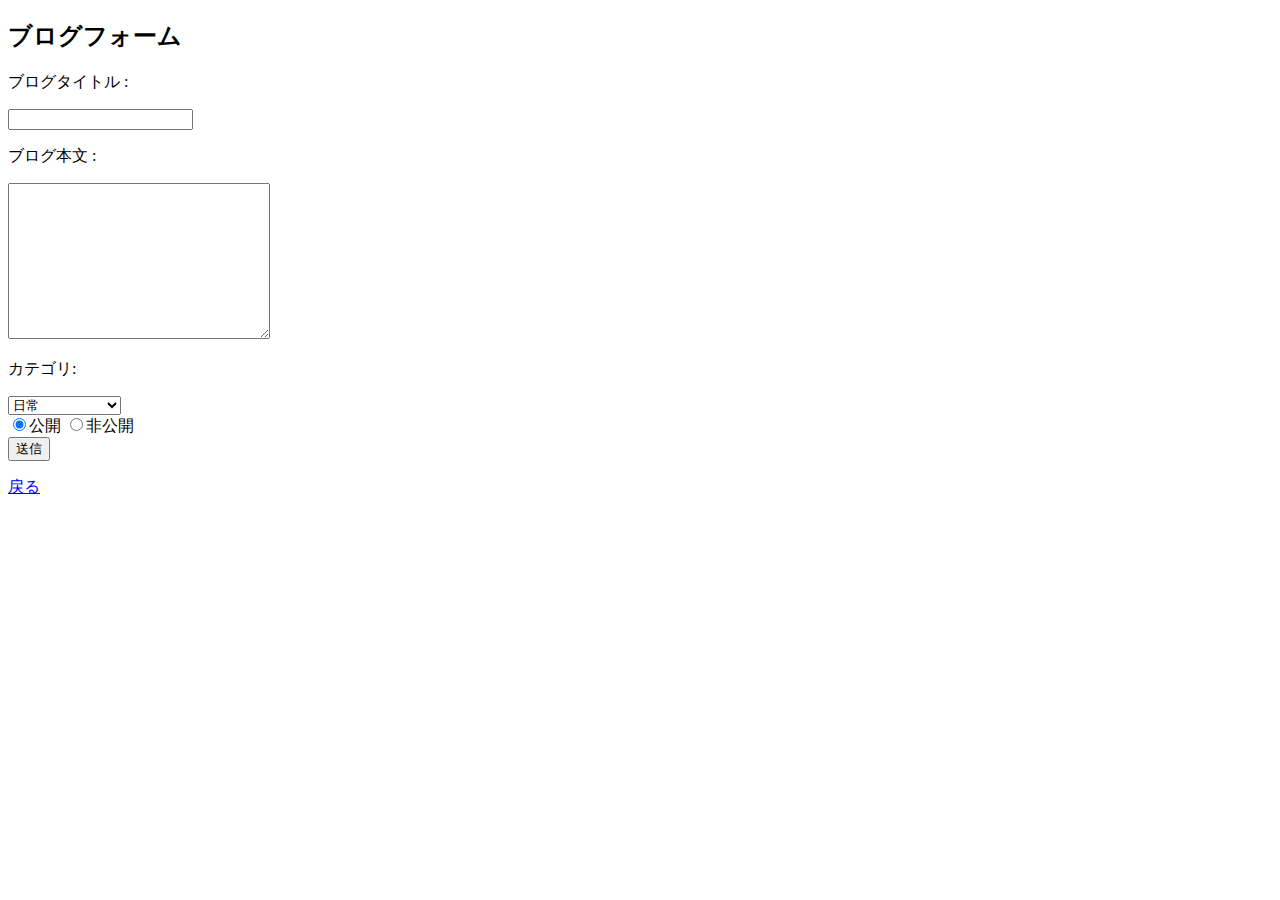
<file: Desktop/blog/form.html>
<!DOCTYPE html>
<html lang="ja">
<head>
    <meta charset="UTF-8">
    <meta name="viewport" content="width=device-width, initial-scale=1.0">
    <meta http-equiv="X-UA-Compatible" content="ie=edge">
    <title>BlogForm</title>
</head>
<body>
    <h2>ブログフォーム</h2>
    <form action="blog_create.php" method="POST">
        <p>ブログタイトル : </p>
        <input type="text" name="title">
        <p>ブログ本文 : </p>
        <textarea name="content" id="content" cols="30" rows="10"></textarea>
        <br>
        <p>カテゴリ:</p>
        <select name="category">
            <option value="1">日常</option>
            <option value="2">プログラミング</option>
        </select>
        <br>
        <input type="radio" name="publish_status" value="1" checked>公開
        <input type="radio" name="publish_status" value="2">非公開
        <br>
        <input type="submit" value="送信">
    </form>
    <p><a href="/">戻る</a></p>
</body>
</html>
</file>
<file: Desktop/site/style.css>
@charset "utf-8";

.header{
  width: 1280px;
  height: 81px;
  color: #525263;
  background: #FFFFFF;
}
.header_contents{
  margin: 0 auto;
  max-width: 100%;
  width: 1130px;
  height: 40px;
  padding: 20px;
  align-items: center;
  color: #525263;
  background: #FFFFFF;
  display: flex;
  justify-content: space-between;
}
.logo1{
  width: 230px;
  height: 40px;
  display: flex;
  margin: 0 auto;
  order: 2;
}
.menu_icon1{
  width: 50.55px;
  height: 40px;
  order: 1;
}
.icon{
  order: 3;
}
.cart_icon1{
  width: 50px;
  height: 40px;
  margin-right: 8px;
}
.search_icon1{
  width: 40px;
  height: 40px;
  margin-left: 8px;
}
.contents_menu{
width: 1280px;
height: 24.28px;
background-color: #f7f7f7
}
ul.menu_contents{
margin: 0;
font-size: 10px;
list-style: none;
}
.main{
width: 1280px;
height: auto ;
margin-right: auto;
margin-left: auto;
display: flex;
line-height: 20px;
font-size: 14px;
max-width: 100%;
}
.main2{
width: 1280px;
height: auto ;
line-height: 20px;
font-size: 14px;
box-sizing: border-box;
color: rgb(33.33.33);
display: block;
}
.main3{
  width: 800px;
  height:auto;
  margin: 0 auto;
  max-width: 800px;
  width: 800px;
  margin-left: 240px;
  margin-right: 240px;
}
.top_pic{
vertical-align: middle;
margin: 0 auto;
width: 800px;
height: 192px;
}
.top_text{
width: 600px;
height: 56px;
margin: 0 auto;
margin-left: 100px;
margin-right: 100px;
text-align: left;
font-size: 14px;
line-height: 2.0;
}
ul.top_tag{
padding: 0;
list-style-type: disc;
width: 800px;
height: 27.59px;
margin-top: 40px;
margin-bottom: 10px;
}
.top_tag li{
  margin-bottom: 10px;
  padding: 4px 8px;
  padding-bottom: 4px;
  display: inline-block;
  background: #000;
  font-size: 12px;
  color: #fff;
}
.top_title{
  width: 800px;
  height: 32.391;
  padding-bottom: 10px;
  border-bottom: 1px;
  margin-bottom: 30px;
  line-height: 32.4px;
  font-size: 18px;
  font-weight: 400;
  border-bottom-width: 1px;
  border-bottom-style: solid;
  border-bottom-color: rgb(224,224,224);
  display: block;
  margin: 0 0 10px;
}
.item_list{
  width: 800px;
  height: 445px;
}
.item{
  width: 800px;
  height: 445px;
}
.item_pic{
  width: auto;
  margin: 0 auto;
  display: block;
  max-width: 100%;
  vertical-align: middle;
  border: 0;
  border-style: none;
  margin-left: 80px;
  margin-right: 80px;
}
.text1{
  font-size: 14px;
  margin-top: 20px;
  line-height: 25.2px;
  margin-block-start: 20px;
  text-size-adjust: 100%;
}
.text1_small{
  font-size: 11px;
  box-sizing: border-box;
  color: rgb(33.33.33);
  display: block;
  line-height: 19.8px;
  text-size-adjust: 100%;
}
.text_2{
  width: 760px;
  height: 70.172px;
  margin-top: 15px;
  font-size: 13px;
  color: #212121;
  padding: 20px;
  background: #f7f7f7;
  background-size: auto;
  line-height: 23.4px;
}
.button{
  margin: auto;
  width: 800px;
  height: 138.391px;
  margin-top: 20px;
}
.a{
  width: 368px;
  height: 56px;
  line-height: 60px;
  margin-left: 200px;
  margin-right: 200px;
  padding-left: 16px;
  padding-right: 16px;
  margin-bottom: 10px;
  text-align: center;
  font-size: 16px;
  color: #f7f7f7;
  background-color: rgb(117,117,117);
}
.b{
  width: 368px;
  height: 56px;
  line-height: 60px;
  margin-left: 200px;
  margin-right: 200px;
  padding-left: 16px;
  padding-right: 16px;
  text-align: center;
  font-size: 16px;
  color: #f7f7f7;
  background-color: rgb(117,117,117);
}
.info1{
  width: 800px;
  height: 44.781px;
  color: rgb(33,33,33);
  display: inline-block;
  text-align: center;
  margin: 0 auto;
  font-size: 15px;
  margin-top: 30px;
  text-decoration: underline;
}
a.info{
  font-size: 16px;
  color:#000
}

.item_list2{
  width: 800px;
  height: 170px;
  margin-top: 30px;
  margin-bottom: 50px;
}
.item_2{
  width: 580px;
  height: 170px;
  margin-right: 110px;
  margin-left: 110px;
}
.text3{
margin-top: 20px;
font-size: 14px;
}
.pics_4{
  width: 800px;
  height: 210px;
  margin-bottom: 30px;
  display: flex;
  flex-wrap: wrap;
  align-items: flex-start;
}
.pics_4 img{
  width: 200px;
  height: 180px;
  margin-top: 20px;
  padding-left: 10px;
  padding-right: 10px;
}
.text_4{
  width: 760px;
  height: 70.172px;
  margin-top: 15px;
  font-size: 13px;
  color: #212121;
  padding: 20px;
  background: #f7f7f7;
  background-size: auto;
}
.text5{
  margin-top: 20px;
  font-size: 14px;
  }
.text6{
  margin-top: 20px;
  font-size: 14px;
  font-size: 16px;
  color: red;
}
.footer{
  background-color: #f7f7f7;
  margin-top: 50px;
  width: 1280px;
  height: auto;
}
.footer2{
  width: 970px;
  height: auto;
  margin-left: 155px;
  margin-right: 155px;
  padding-top: 50px;
  padding-bottom: 50px;
}
.footer3{
  width: 930px;
  height: auto;
  padding-left: 20px;
  padding-right: 20px;
}
.footer4{
  width: 930px;
  height: 39.188px;
  margin-bottom: 40px;
  font-size: 28px;
  font-weight: 400;
  text-align: center;
}
.span1{
  color: #000;
  font-size: 28px;
  font-weight: 400;
  text-align: center;
}
.footer_item{
  flex-wrap: wrap;
  width: 930px;
  padding: 0;
  display: inline-block;
}
.item_box{
  width: 160px;
  height: 320px;
  padding-left: 10px;
  padding-right: 10px;
  margin-bottom: 50px;
  }
  .box_item{
    position: relative;
    width: 160px;
    height: 184.391px;
  }
.item_img{
  width: 184.391px;
  height: 184.391px;
  max-width: 100%;
  max-height: 100%;
  background-color: #fff;
  top: 0;
  right: 0;
  object-fit: contain;
  margin-bottom: 5px;
}
.top_btn{
  padding: 0;
  position: absolute;
  top: 0%;
  right: 0%;
  background: none;
  border: none;
}
.name{
  font-size: 12px;
  margin-bottom: 10px;
}
.price{
  font-size: 12px;
  
}
.btn_1{
  margin: 0 auto;
  width: 160px;
  height: 35px;
  padding: 0;
  text-align: center;
  font-size: 12px;
  color: #fff;
  background-color: rgb(117,117,117);
  line-height: 40px;
}


.footer_container{
  width: 100%;
  height: 150px;
  background-color: #999;
  
  left: 0;
  bottom: 0;
}
.footer_role{
  margin-top: 0;
  padding-top: 0;
  border: none;
  background: #fff;
}
.footer_role_inner{
  padding: 0;
  border-top: none;
  min-width: none;
}

.footer_navi{
  padding: 18px 0;
  margin: 0;
  width: 1280px;
  background-color: #000;
  text-align: center;
}

ul.footer_navi{
  
}
.footer_navi li{
  display:inline-block;

}
.footer_{

}
li.navi_link{
  margin-left: 10px;
  margin-right: 10px;
}
li.navi_twitter{
  margin-left: 10px;
  margin-right: 10px;
}
li.navi_instagram{
  margin-left: 10px;
  margin-right: 10px;
}
.span2{
  padding: 5px 0 5px 30px;
    display: inline-block;
    background-image: url(https://tfansite.jp/img/common/icon_faq.png);
    background-repeat: no-repeat;
    background-size: auto 20px;
    background-position: left center;
    font-size: 14px;
    color: rgb(255,255,255);
}
.span3{
  padding: 5px 0 5px 30px;
    display: inline-block;
    background-image: url(https://tfansite.jp/img/common/icon_twitter.png);
    background-repeat: no-repeat;
    background-size: auto 20px;
    background-position: left center;
    font-size: 14px;
    color: rgb(255,255,255);
}
.span4{
  padding: 5px 0 5px 30px;
    display: inline-block;
    background-image: url(https://tfansite.jp/img/common/icon_instagram_sp.png);
    background-repeat: no-repeat;
    background-size: auto 20px;
    background-position: left center;
    font-size: 14px;
    color: rgb(255,255,255);
}
.footer_navi2{
  padding: 14px 0;
  margin: 0;
  width: 1280px;
  background: #e0e0e0;
  text-align: center;
}
.footer_navi2 li{
  display:inline-block;
  
}
.navi_link a{
  text-decoration: none;
  font-size: 10px;
  padding-left: 0;
  padding-right: 0;
  color:#000
}
.footer_title{
 
  margin: 0;
  width: 1280px;
  background: #e0e0e0;
  text-align: center;
}
.copy_title{
  padding: 10px 0;
  border-top: #e0e0e0 1px solid;
  font-size: 10px;
  color: #212121;
  text-align: center;
}
</file>
